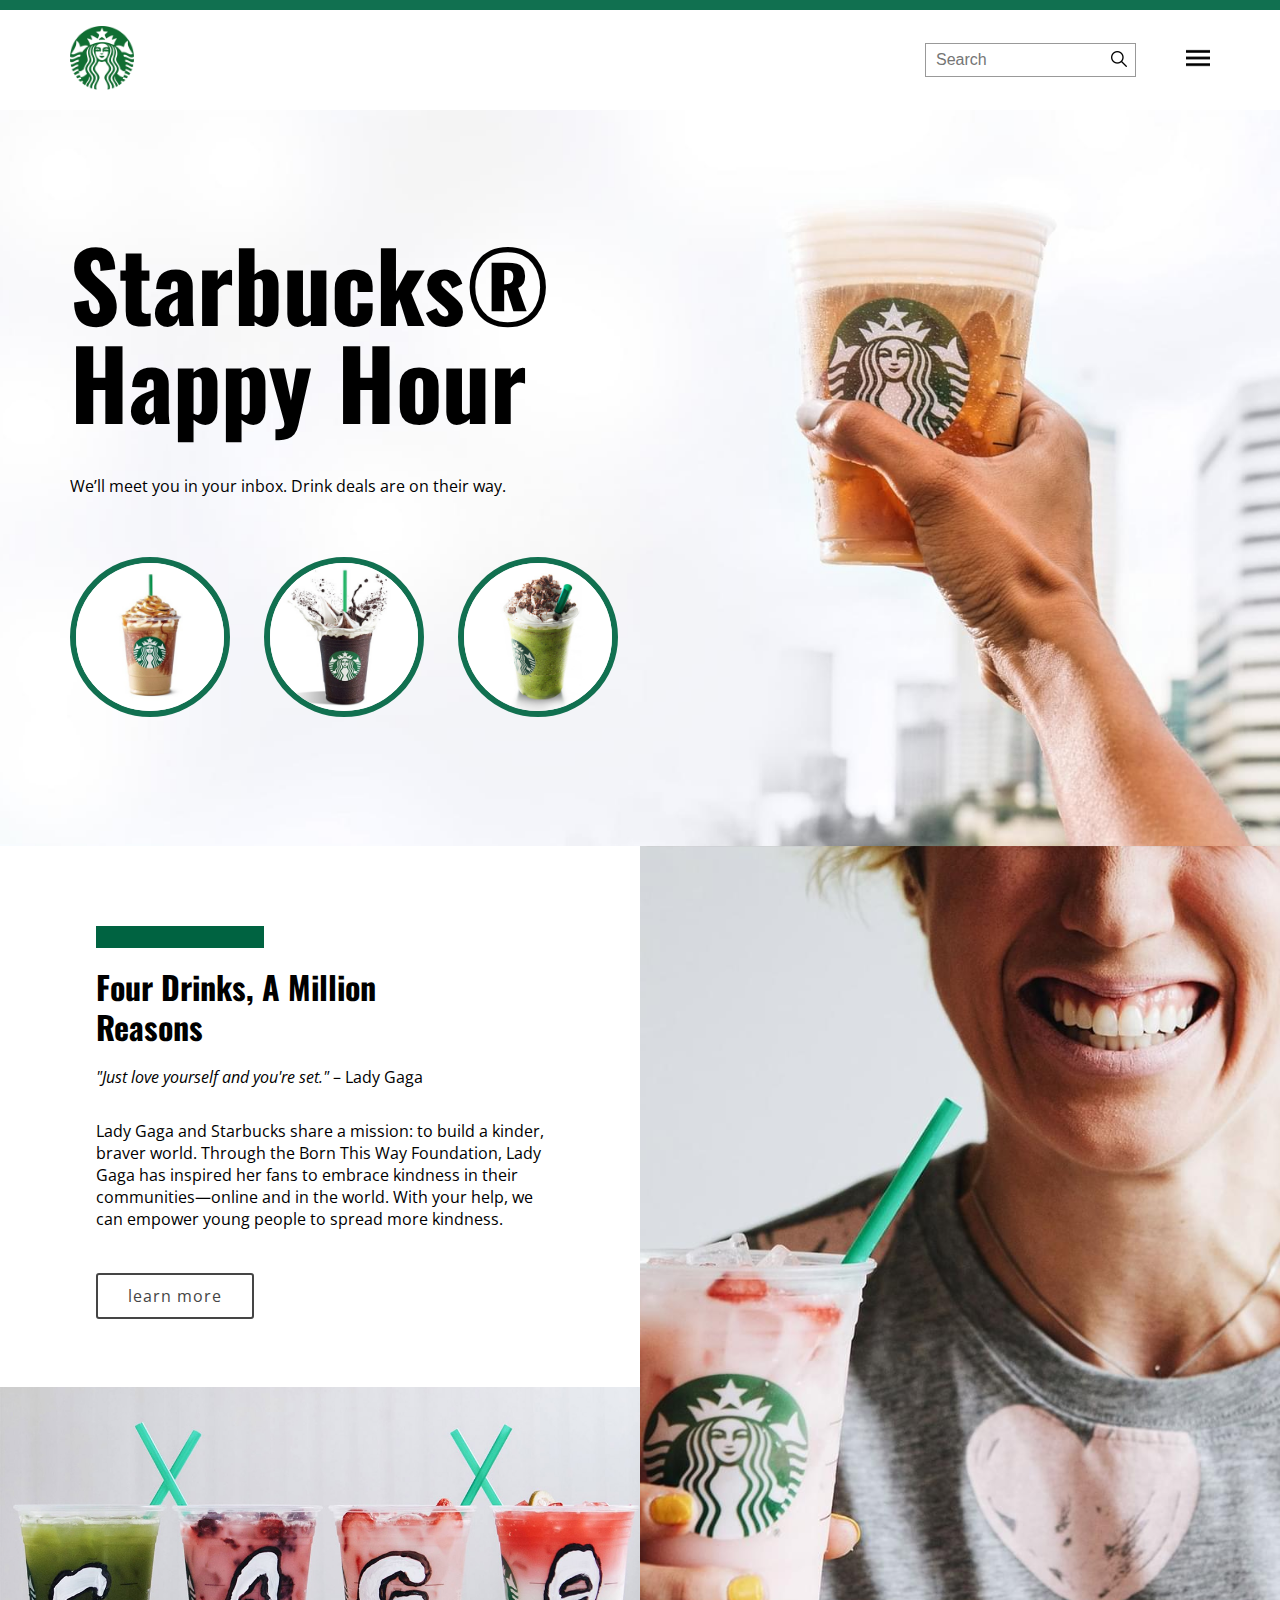
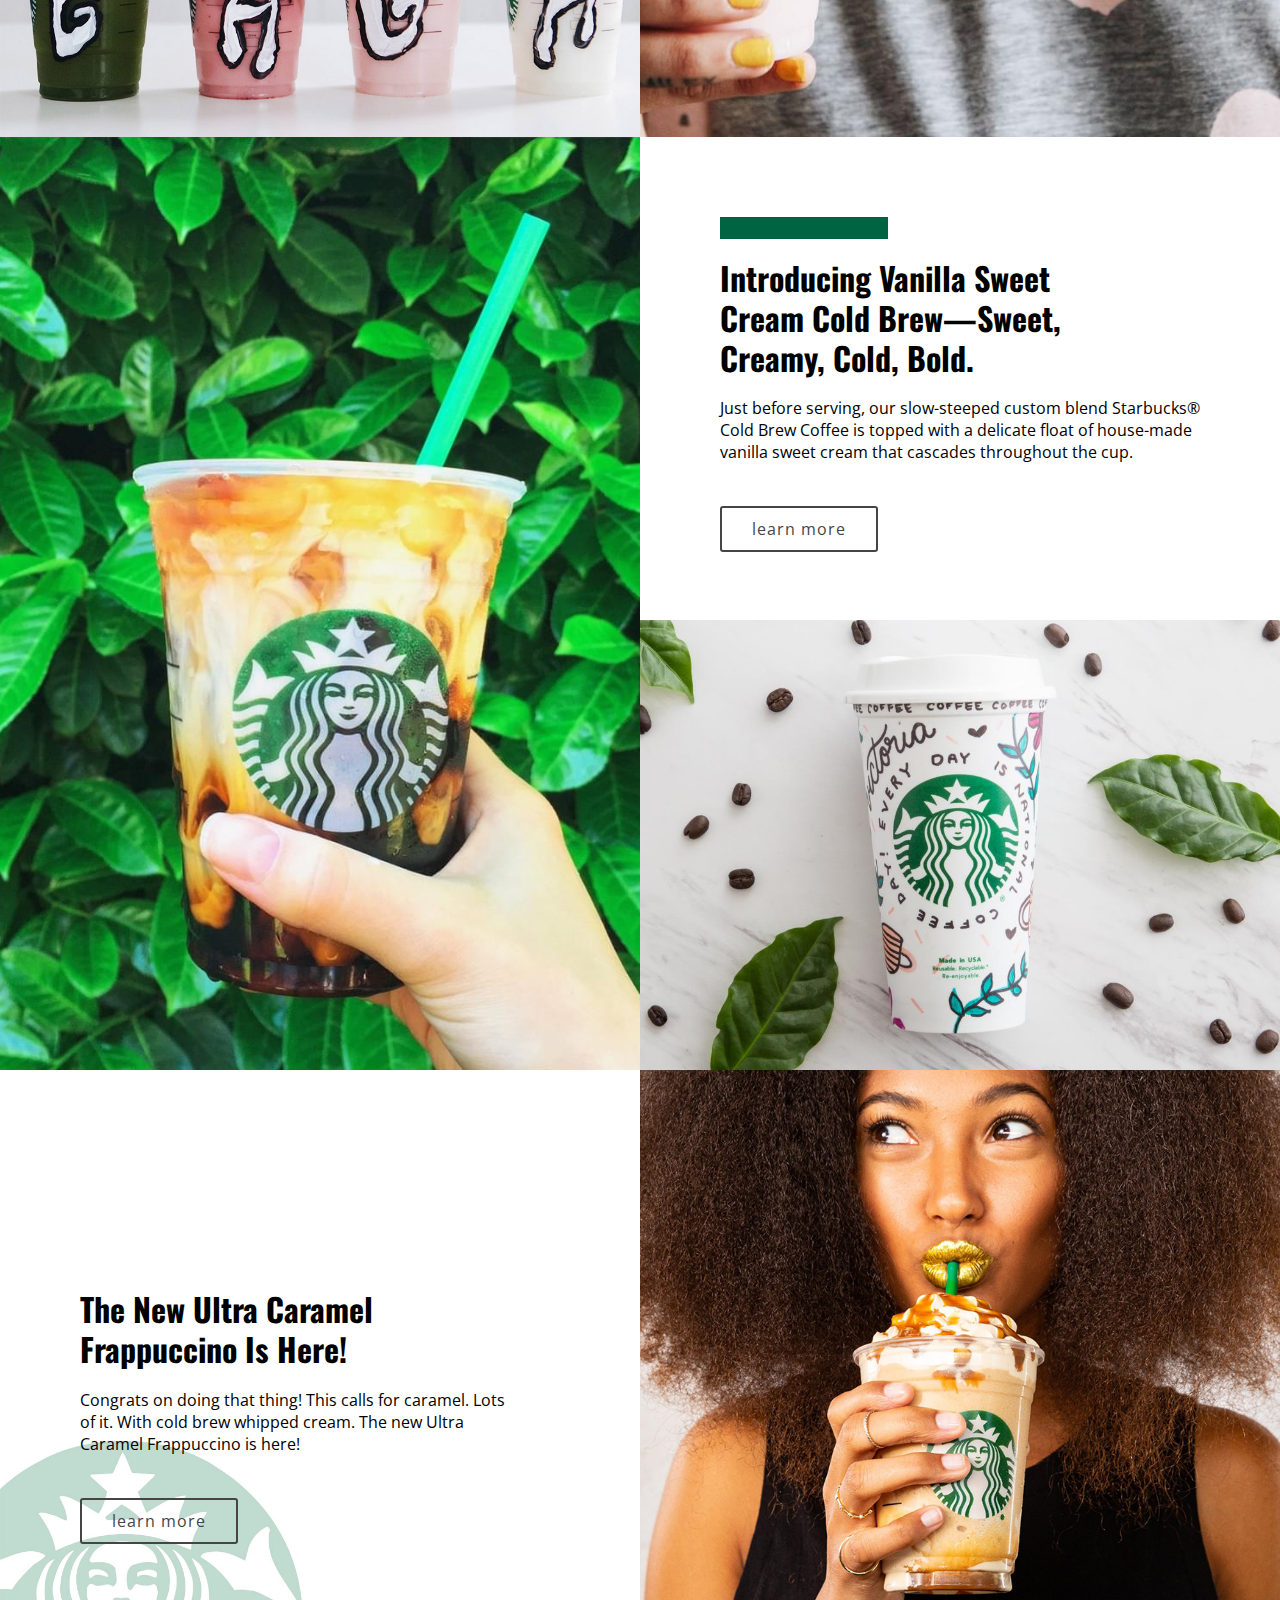
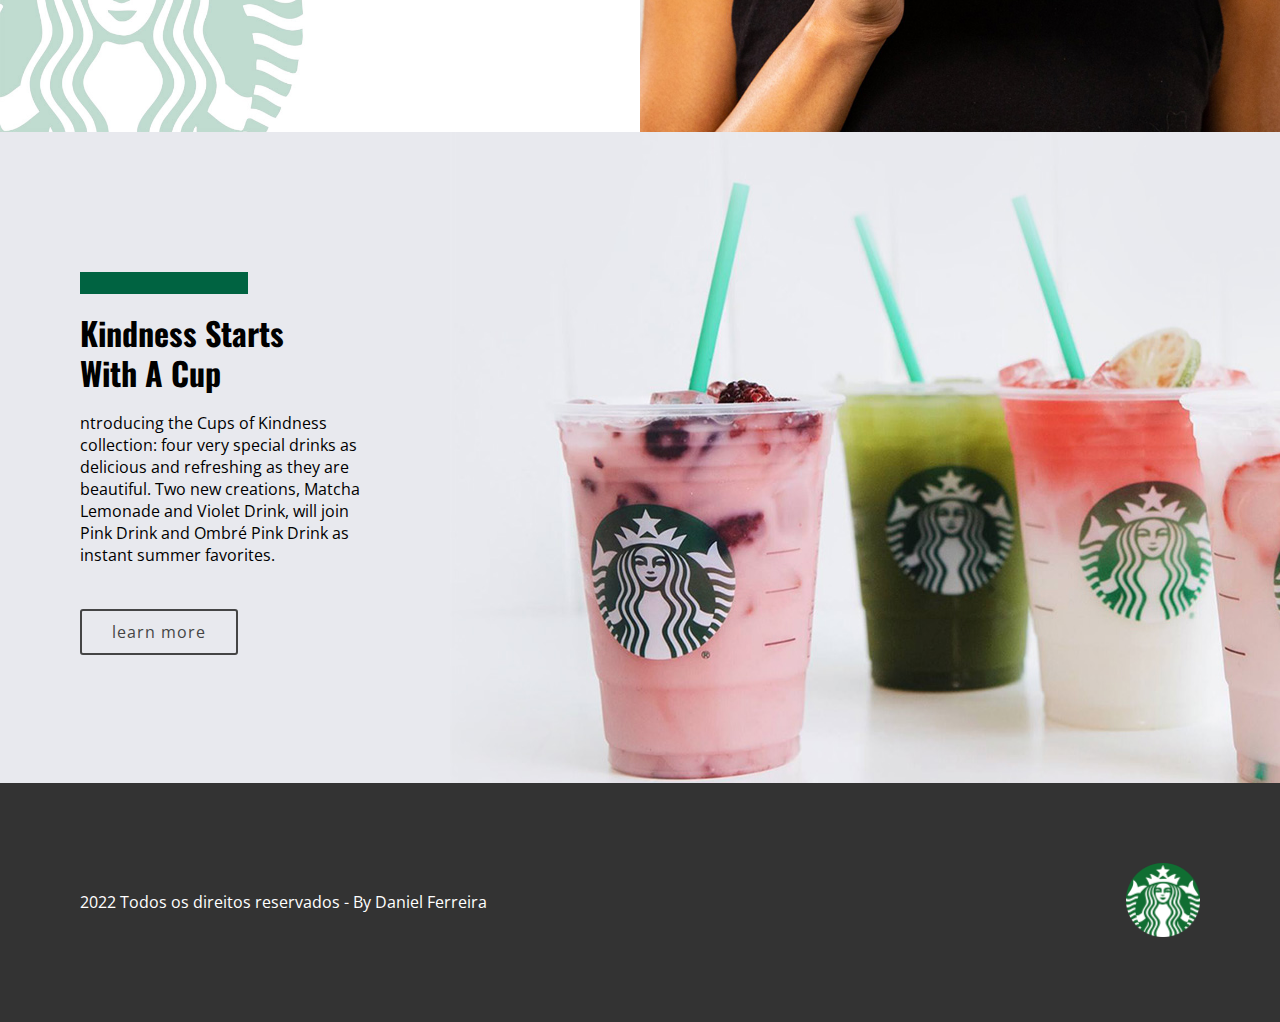
<file: index.html>
<!DOCTYPE html>
<html lang="pt-br">
<head>
  <meta charset="UTF-8">
  <meta http-equiv="X-UA-Compatible" content="IE=edge">
  <meta name="viewport" content="width=device-width, initial-scale=1.0">
  <title>Site Starbucks</title>
  <!-- CSS -->
  <link rel="stylesheet" href="assets/css/style.css">
  <!-- GOOGLE FONTS -->
  <link rel="preconnect" href="https://fonts.googleapis.com">
  <link rel="preconnect" href="https://fonts.gstatic.com" crossorigin>
  <link href="https://fonts.googleapis.com/css2?family=Open+Sans:ital@0;1&family=Oswald:wght@400;700&display=swap" rel="stylesheet">

</head>
<body>
  <!-- Header -->
  <header class="header-bg">
    <div class="header__line"></div>
    <!-- Aqui vamos centralizar, todo conteudo dentro do container -->
    <div class="container header">
      <!-- logo -->
      <div class="header__logo">
        <a href="#">
          <img src="assets/image/logo.png" alt="Logo Starbucks">
        </a>
      </div>
      <!-- search -->
      <div class="header__right">

        <div class="header__search">
          <form>
            <input type="text" name="search" id="search" placeholder="Search" />
            <button>
              <img src="assets/image/loupe.png" alt="Icone da lupa pesquisa">
            </button>
          </form>
        </div>

        <div class="header__menu">
          <img src="assets/image/menu.png" alt="Icone do menu">
        </div>
      </div>
    </div>

  </header>

  <!-- banner -->
  <section class="banner banner__section">
    <div class="container">
      <h1 class="banner__title">Starbucks® <br> Happy Hour</h1>
      <div class="banner__description">
        <span>
          We’ll meet you in your inbox. Drink deals are on their way.
        </span>
      </div>
      <div class="banner__images">
        <img src="assets/image/c1.jpg" alt="">
        <img src="assets/image/c2.jpg" alt="">
        <img src="assets/image/c3.jpg" alt="">
      </div>
    </div>
  </section>

  <!-- section area 1 -->
  <section class="section-area grid">
    <div class="section-area__content area-padding">
      <div>
        <div class="section-line"></div>
      <h2 class="section-area__title spacing-margin">Four Drinks, A Million <br> Reasons</h2>
      <div class="section-area__phrase">
        <span class="section-area__italic">"Just love yourself and you're set."</span> – Lady Gaga
      </div>
      <p class="section-area__description">
        Lady Gaga and Starbucks share a mission: to build a kinder, braver world. Through the Born This Way Foundation, Lady Gaga has inspired her fans to embrace kindness in their communities—online and in the world. With your help, we can empower young people to spread more kindness.
      </p>
      <div class="spacing-margin-top">
        <a href="#" class="button">learn more</a>
      </div>
      </div>
    </div>
    <div class="section-area__image-one"></div>
    <div class="section-area__image-two"></div>
  </section>

  <!-- section area 2 -->
  <section class="section-areaTwo grid">
    <div class="section-areaTwo__content area-padding">
      <div>
        <div class="section-line"></div>
        <h2 class="section-area__title spacing-margin">
          Introducing Vanilla Sweet <br> Cream Cold Brew—Sweet, <br> Creamy, Cold, Bold.
        </h2>
      
        <p class="section-areaTwo__description">
          Just before serving, our slow-steeped custom blend Starbucks® Cold Brew Coffee is topped with a delicate float of house-made vanilla sweet cream that cascades throughout the cup.
        </p>
        <div class="spacing-margin-top">
          <a href="#" class="button">learn more</a>
        </div>
      </div>
    </div>
    <div class="section-areaTwo__image-one"></div>
    <div class="section-areaTwo__image-two"></div>
  </section>

  <!-- section area 3 -->
  <section class="section-areaThree grid">
    <div class="section-areaThree__content">
      <h2 class="section-area__title spacing-margin">
        The New Ultra Caramel <br> Frappuccino Is Here!
      </h2>
    
      <p class="section-areaThree__description">
        Congrats on doing that thing! This calls for caramel. Lots of it. With cold brew whipped cream. The new Ultra Caramel Frappuccino is here!
      </p>
      <div class="spacing-margin-top">
        <a href="#" class="button">learn more</a>
      </div>
    </div>
    <div class="section-areaThree__image-one"></div>
  </section>

  <!-- section area 4 -->
  <section class="section-areaFour grid">
    <div class="section-areaFour__content">

      <div class="section-line"></div>

      <h2 class="section-area__title spacing-margin">
        Kindness Starts <br> With A Cup
      </h2>
    
      <p class="section-areaFour__description">
        ntroducing the Cups of Kindness collection: four very special drinks as delicious and refreshing as they are beautiful. Two new creations, Matcha Lemonade and Violet Drink, will join Pink Drink and Ombré Pink Drink as instant summer favorites.
      </p>
      <div class="spacing-margin-top">
        <a href="#" class="button">learn more</a>
      </div>
    </div>
    <div class="section-areaFour__image-one"></div>
  </section>

  <footer class="footer">
    <div class="footer__content area-padding">
      <p class="footer__description">
        2022 Todos os direitos reservados  - By Daniel Ferreira
      </p>
      <div class="footer__logo">
        <img src="assets/image/logo.png" alt="Logo Starbucks footer">
      </div>
    </div>
  </footer>


</body>
</html>
</file>
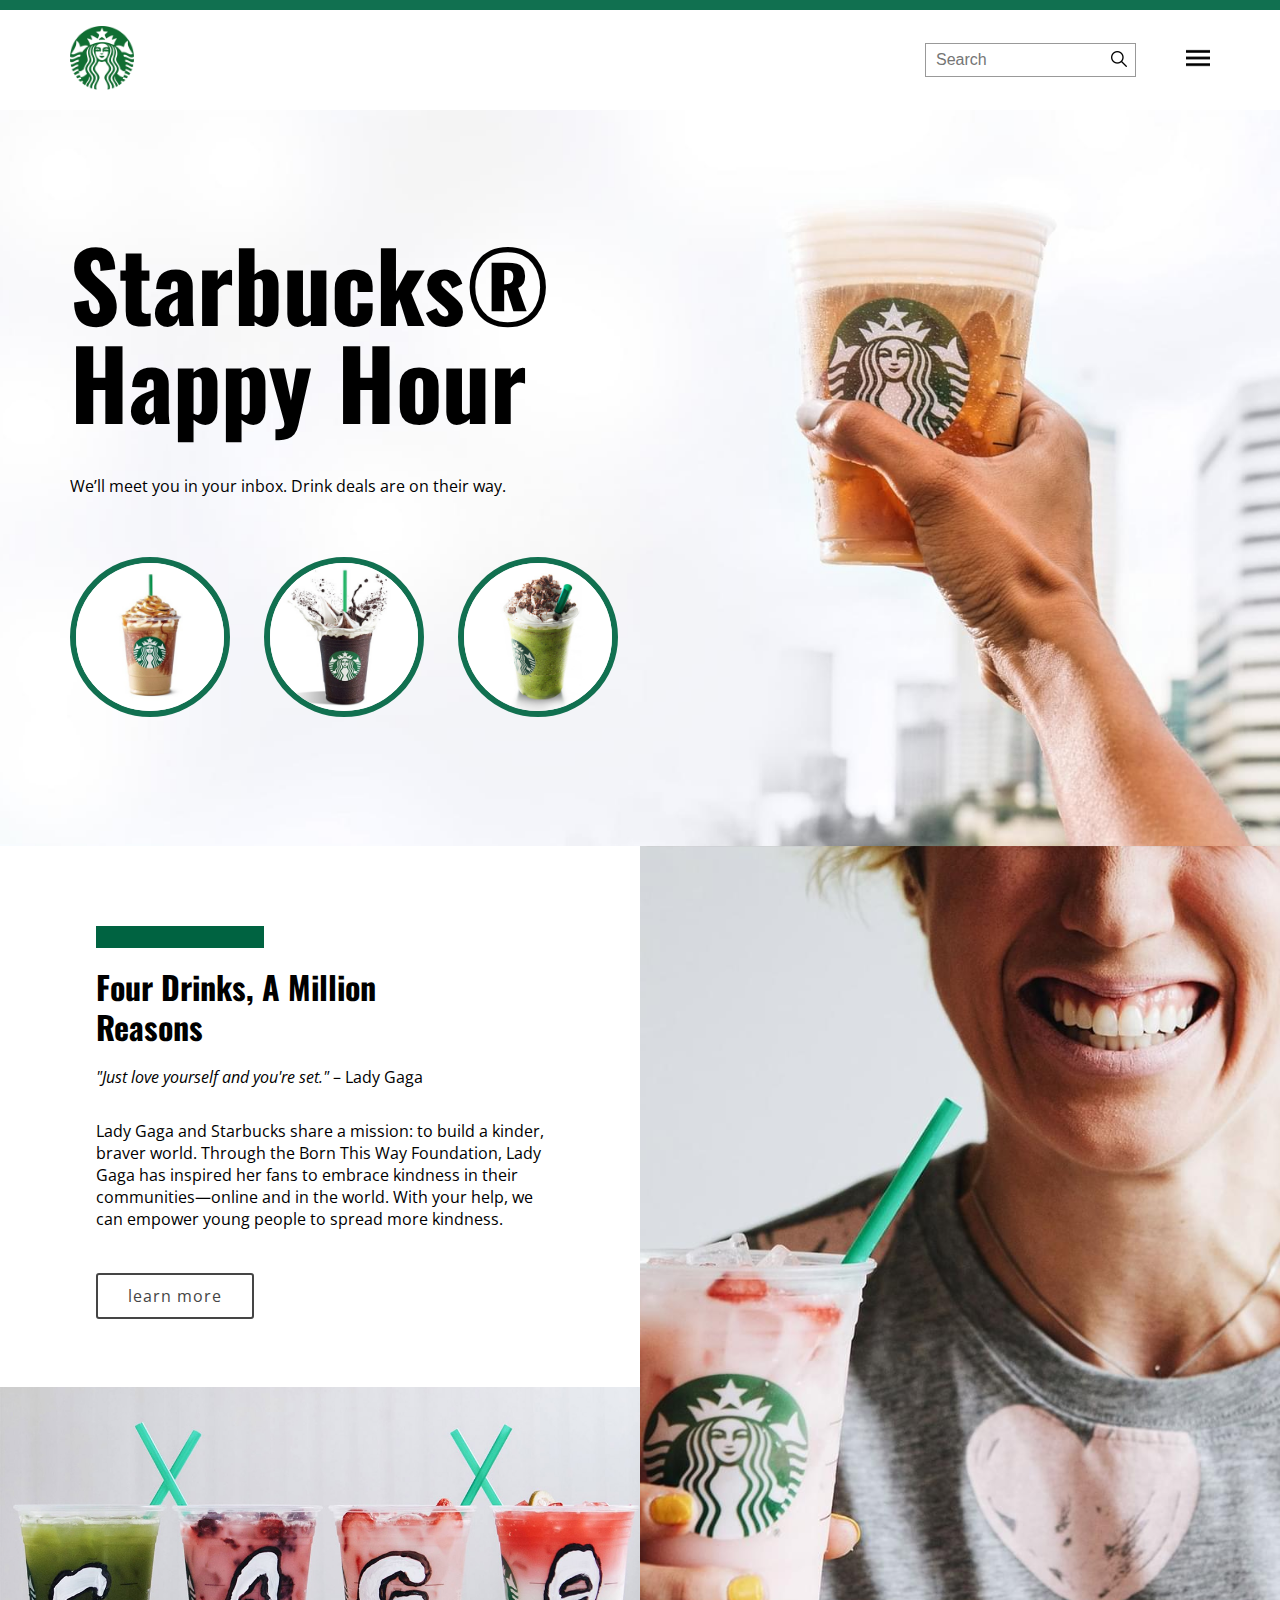
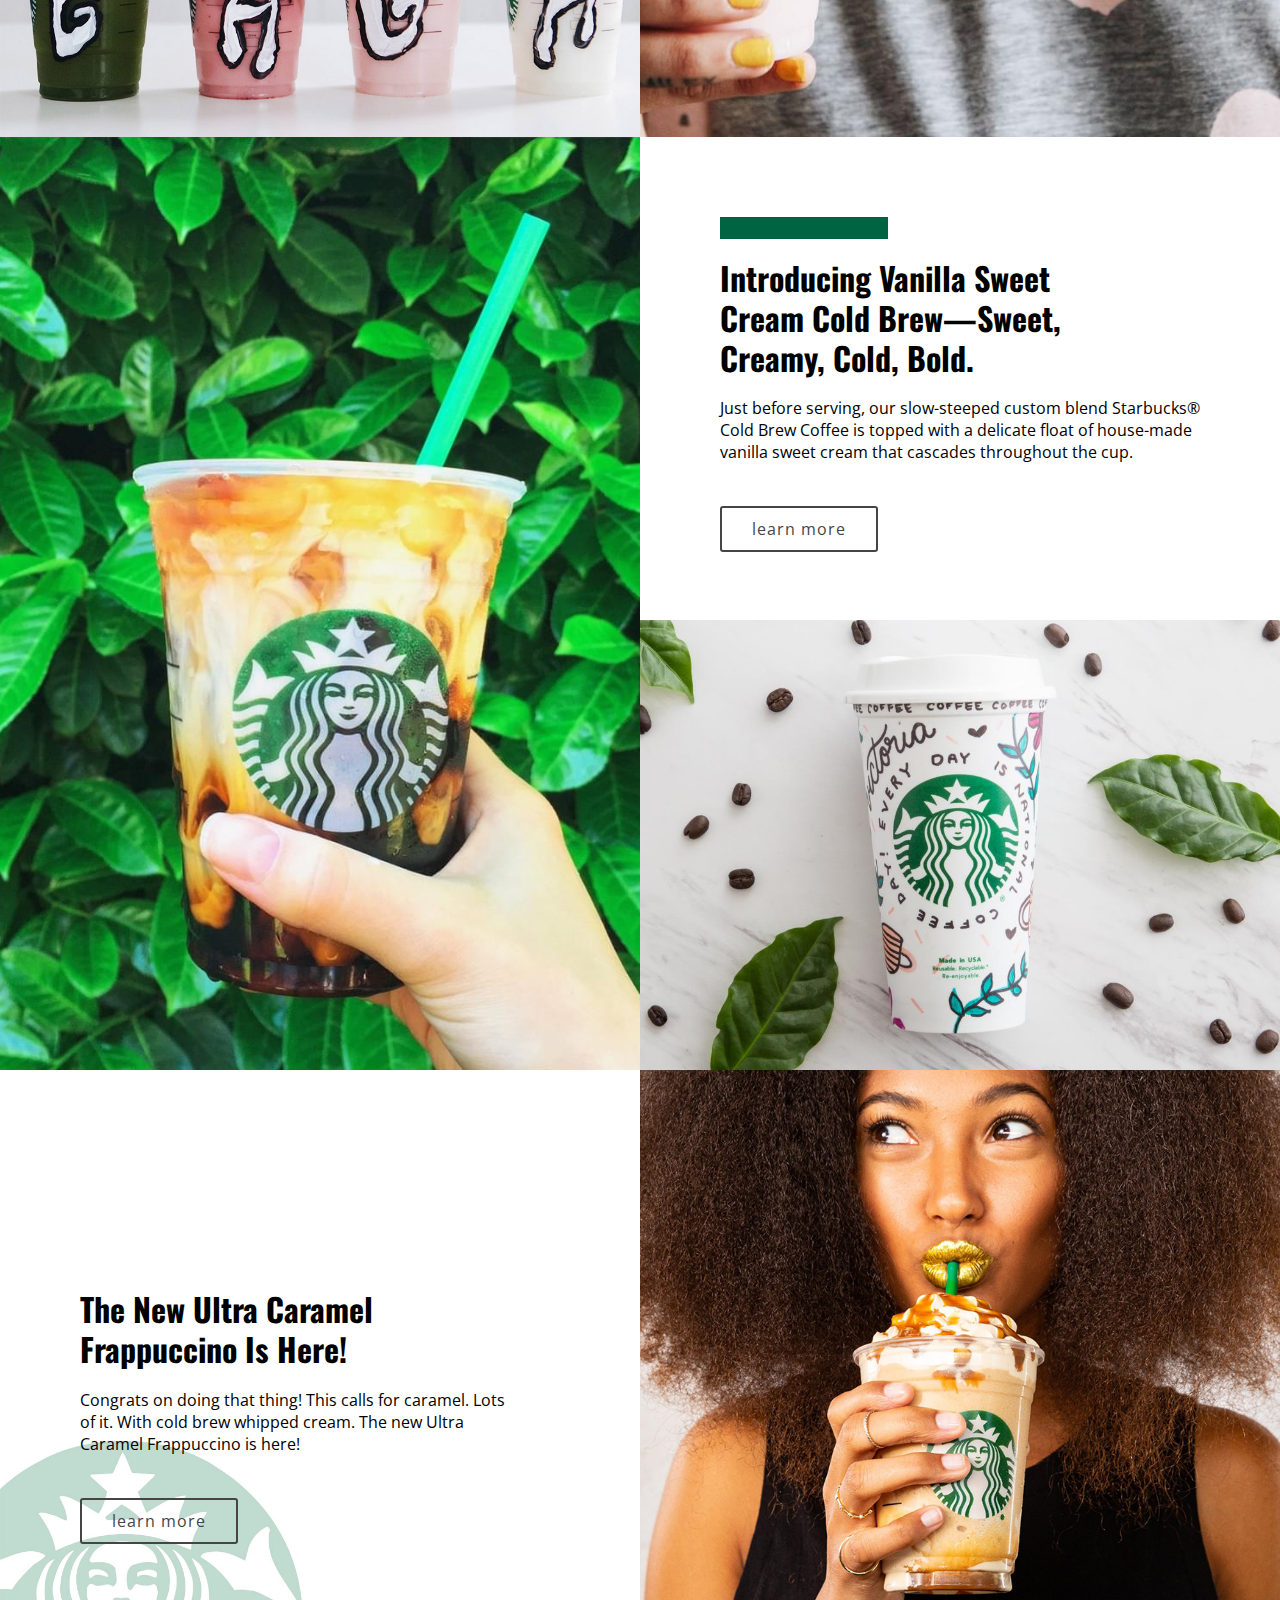
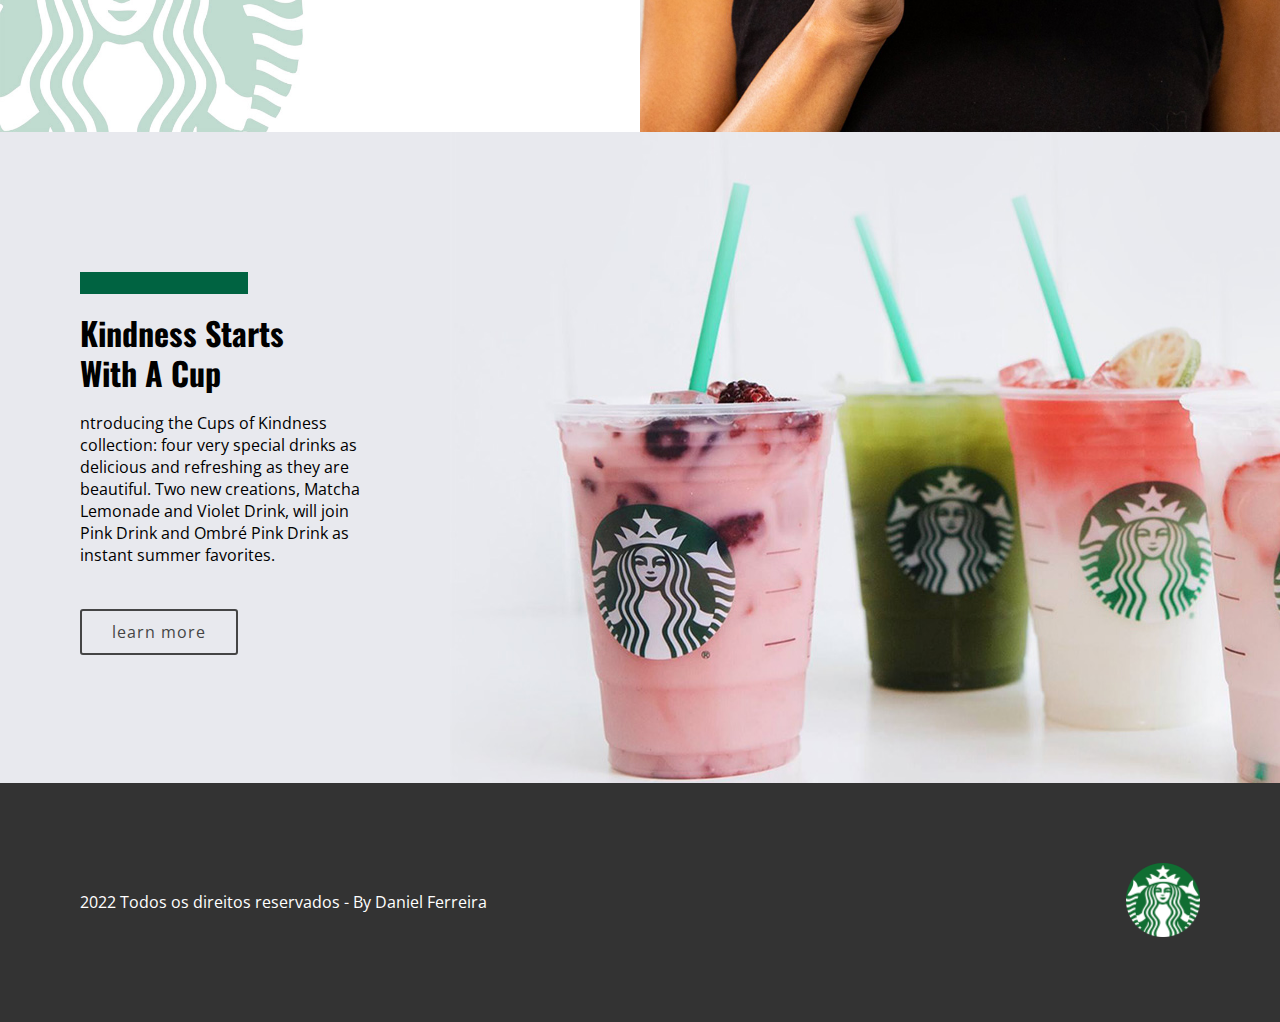
<file: assets/index.html>
<!DOCTYPE html>
<html lang="pt-br">
<head>
  <meta charset="UTF-8">
  <meta http-equiv="X-UA-Compatible" content="IE=edge">
  <meta name="viewport" content="width=device-width, initial-scale=1.0">
  <title>Site Starbucks</title>
  <!-- CSS -->
  <link rel="stylesheet" href="./css/style.css">
  <!-- GOOGLE FONTS -->
  <link rel="preconnect" href="https://fonts.googleapis.com">
  <link rel="preconnect" href="https://fonts.gstatic.com" crossorigin>
  <link href="https://fonts.googleapis.com/css2?family=Open+Sans:ital@0;1&family=Oswald:wght@400;700&display=swap" rel="stylesheet">

</head>
<body>
  <!-- Header -->
  <header class="header-bg">
    <div class="header__line"></div>
    <!-- Aqui vamos centralizar, todo conteudo dentro do container -->
    <div class="container header">
      <!-- logo -->
      <div class="header__logo">
        <a href="#">
          <img src="./image/logo.png" alt="Logo Starbucks">
        </a>
      </div>
      <!-- search -->
      <div class="header__right">

        <div class="header__search">
          <form>
            <input type="text" name="search" id="search" placeholder="Search" />
            <button>
              <img src="./image/loupe.png" alt="Icone da lupa pesquisa">
            </button>
          </form>
        </div>

        <div class="header__menu">
          <img src="./image/menu.png" alt="Icone do menu">
        </div>
      </div>
    </div>

  </header>

  <!-- banner -->
  <section class="banner banner__section">
    <div class="container">
      <h1 class="banner__title">Starbucks® <br> Happy Hour</h1>
      <div class="banner__description">
        <span>
          We’ll meet you in your inbox. Drink deals are on their way.
        </span>
      </div>
      <div class="banner__images">
        <img src="./image/c1.jpg" alt="">
        <img src="./image/c2.jpg" alt="">
        <img src="./image/c3.jpg" alt="">
      </div>
    </div>
  </section>

  <!-- section area 1 -->
  <section class="section-area grid">
    <div class="section-area__content area-padding">
      <div>
        <div class="section-line"></div>
      <h2 class="section-area__title spacing-margin">Four Drinks, A Million <br> Reasons</h2>
      <div class="section-area__phrase">
        <span class="section-area__italic">"Just love yourself and you're set."</span> – Lady Gaga
      </div>
      <p class="section-area__description">
        Lady Gaga and Starbucks share a mission: to build a kinder, braver world. Through the Born This Way Foundation, Lady Gaga has inspired her fans to embrace kindness in their communities—online and in the world. With your help, we can empower young people to spread more kindness.
      </p>
      <div class="spacing-margin-top">
        <a href="#" class="button">learn more</a>
      </div>
      </div>
    </div>
    <div class="section-area__image-one"></div>
    <div class="section-area__image-two"></div>
  </section>

  <!-- section area 2 -->
  <section class="section-areaTwo grid">
    <div class="section-areaTwo__content area-padding">
      <div>
        <div class="section-line"></div>
        <h2 class="section-area__title spacing-margin">
          Introducing Vanilla Sweet <br> Cream Cold Brew—Sweet, <br> Creamy, Cold, Bold.
        </h2>
      
        <p class="section-areaTwo__description">
          Just before serving, our slow-steeped custom blend Starbucks® Cold Brew Coffee is topped with a delicate float of house-made vanilla sweet cream that cascades throughout the cup.
        </p>
        <div class="spacing-margin-top">
          <a href="#" class="button">learn more</a>
        </div>
      </div>
    </div>
    <div class="section-areaTwo__image-one"></div>
    <div class="section-areaTwo__image-two"></div>
  </section>

  <!-- section area 3 -->
  <section class="section-areaThree grid">
    <div class="section-areaThree__content">
      <h2 class="section-area__title spacing-margin">
        The New Ultra Caramel <br> Frappuccino Is Here!
      </h2>
    
      <p class="section-areaThree__description">
        Congrats on doing that thing! This calls for caramel. Lots of it. With cold brew whipped cream. The new Ultra Caramel Frappuccino is here!
      </p>
      <div class="spacing-margin-top">
        <a href="#" class="button">learn more</a>
      </div>
    </div>
    <div class="section-areaThree__image-one"></div>
  </section>

  <!-- section area 4 -->
  <section class="section-areaFour grid">
    <div class="section-areaFour__content">

      <div class="section-line"></div>

      <h2 class="section-area__title spacing-margin">
        Kindness Starts <br> With A Cup
      </h2>
    
      <p class="section-areaFour__description">
        ntroducing the Cups of Kindness collection: four very special drinks as delicious and refreshing as they are beautiful. Two new creations, Matcha Lemonade and Violet Drink, will join Pink Drink and Ombré Pink Drink as instant summer favorites.
      </p>
      <div class="spacing-margin-top">
        <a href="#" class="button">learn more</a>
      </div>
    </div>
    <div class="section-areaFour__image-one"></div>
  </section>

  <footer class="footer">
    <div class="footer__content area-padding">
      <p class="footer__description">
        2022 Todos os direitos reservados  - By Daniel Ferreira
      </p>
      <div class="footer__logo">
        <img src="./image/logo.png" alt="Logo Starbucks footer">
      </div>
    </div>
  </footer>


</body>
</html>
</file>
<file: assets/css/style.css>
@import './components/header.css';
@import './components/button.css';
@import './components/grid.css';
@import './components/banner.css';
@import './components/section-area.css';
@import './components/section-areaTwo.css';
@import './components/section-areaThree.css';
@import './components/section-areaFour.css';
@import './components/footer.css';
@import './components/utilits.css';


body {
  font-family: 'Open Sans', sans-serif;
}

html {
  overflow-x: hidden;
}

* {
  margin: 0;
  padding: 0;
  box-sizing: border-box;
}

a {
  text-decoration: none;
}

/* components */

.container {
  max-width: 1140px;
  margin: auto;
}

@media (max-width: 1150px) {
  .header {
    margin-right: 2rem;
    margin-left: 2rem;
  }
  .container {
    margin-right: 2rem;
    margin-left: 2rem;
  }
}

@media (max-width: 650px) {
  .header__search {
    display: none;
  }
  .banner .banner__title { 
    font-size: 3rem;
    line-height: 58px; 
  }
  .banner { background-position: right 30% bottom; }

  .banner .banner__images { margin-top: 40px; }
  
  .banner .banner__images img {
    width: 110px;
    height: 110px;
  }
  .banner__section { padding: 2.75rem 0; }
  
}

@media (max-width: 520px) {
  .banner .banner__images img:nth-child(3) { margin-right: 1.87rem; }
  .section-area { grid-template-columns: 1fr; }
  .area-padding { padding: 2.5rem; }
  .banner .banner__images img {
    width: 105px;
    height: 105px;
  }
  .section-areaThree { grid-template-columns: 1fr; }
  .section-areaThree__content { padding: 2.5rem 40px; }
  .section-areaFour { grid-template-columns: 1fr; }
  .section-areaFour__content { padding: 2.5rem 40px; }
}

@media (max-width: 440px) {
  .banner .banner__images { text-align: center; }
  .banner .banner__images img { margin-bottom: 1.87rem; }
  .banner .banner__title { 
    font-size: 3rem; 
    line-height: 64px;
  }
  .banner__section { padding: 1.75rem 0; }
  .section-areaTwo { grid-template-columns: 1fr; }
  .footer__description { width: 263px; }
  .section-area__title {
    font-size: 25px;
    line-height: 40px;
  }
}
</file>
